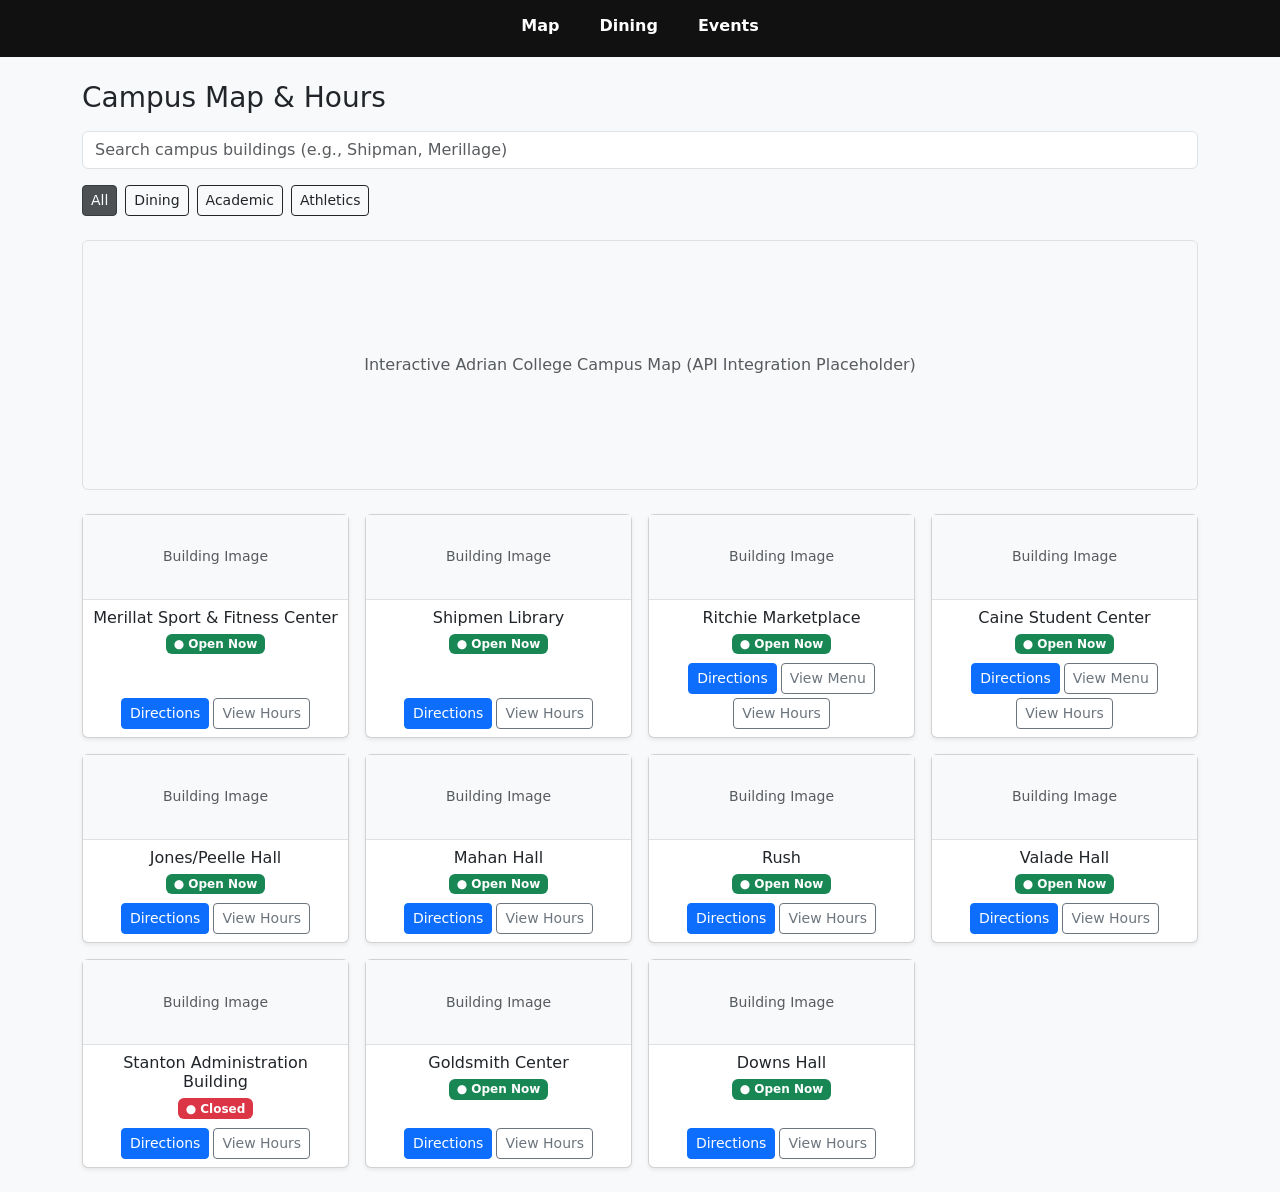
<file: index.html>
<!DOCTYPE html>
<html lang="en">
<head>
    <meta charset="UTF-8">
    <meta name="viewport" content="width=device-width, initial-scale=1.0">
    <title>CampusLife Super App</title>
    <link href="https://cdn.jsdelivr.net/npm/bootstrap@5.3.9/dist/css/bootstrap.min.css" rel="stylesheet" integrity="sha384-yEPZ7jP9S0QKiUQ0m3jjsO4ProIW7wvR9gXkI7JOGa2XVsw53Yke2bsdkBbjmmiX" crossorigin="anonymous">
    <!--Link to CSS folder-->
    <link rel="stylesheet" href="css/style.css">
</head>
<body>
    <!--nav to other pages-->
    <header>
        <nav class="navbar">
            <a href="index.html">Map</a>
            <a href="dining.html">Dining</a>
            <a href="events.html">Events</a>
        </nav>
    </header>

    <main>
        <div class="container my-4">
            <!--Page Title & Search Bar-->
            <section class="mb-4">
                <h1 class="h3 mb-3">Campus Map & Hours</h1>
                <input type="text" id="searchInput" class="form-control mb-3" placeholder="Search campus buildings (e.g., Shipman, Merillage)">

                <!--Category Filter Buttons-->
                <div class="d-flex gap-2 flex-wrap">
                    <button class="btn btn-dark btn-sm filter-btn active" data-filter="all">All</button>
                    <button class="btn btn-outline-dark btn-sm filter-btn" data-filter="dining">Dining</button>
                    <button class="btn btn-outline-dark btn-sm filter-btn" data-filter="academic">Academic</button>
                    <button class="btn btn-outline-dark btn-sm filter-btn" data-filter="athletics">Athletics</button>
                </div>
            </section>
            <!--Interactice Map Placeholder (Ready fror Map API)-->
            <section class="mb-4">
                <div id="map-container" class="border rounded bg-light d-flex align-items-center justify-content-center" style="height: 250px;">
                    <p class="text-muted mb-0">Interactive Adrian College Campus Map (API Integration Placeholder)</p>
                </div>
            </section>
            <!--Building Cards List-->
            <section class="row g-3">
                <!--Merillat Center Card-->
                    <!--Merillat Center Card-->
                <div class="col-sm-6 col-lg-3 campus-card" data-category="athletics" data-open="8" data-close="24">
                    <div class="card h-100 shadow-sm text-center">
                        <div class="bg-light border-bottom d-flex align-items-center justify-content-center text-muted small" style="height: 85px;">
                            Building Image
                        </div>
                        <div class="card-body p-2 d-flex flex-column justify-content-between">
                            <div>
                                <h2 class="h6 card-title mb-1">Merillat Sport & Fitness Center</h2>
                                <div class="mb-2">
                                    <span class="badge status-badge text-nowrap">Checking...</span>
                                </div>
                            </div>
                            <div>
                                <div class="d-flex justify-content-center flex-wrap gap-1">
                                    <button class="btn btn-primary btn-sm">Directions</button>
                                    <button class="btn btn-outline-secondary btn-sm hours-btn">View Hours</button>
                                </div>
                                <p class="card-text small text-muted mt-2 mb-0 hours-text" style="display: none;">
                                    <strong>Hours:</strong> Mon - Thu: 8:00 AM - Midnight (Fri until 5:00 PM)
                                </p>
                            </div>
                        </div>
                    </div>
                </div>
                <!--Shipmen Library Card-->
                <div class="col-sm-6 col-lg-3 campus-card" data-category="academic" data-open="8" data-close="24">
                    <div class="card h-100 shadow-sm text-center">
                        <div class="bg-light border-bottom d-flex align-items-center justify-content-center text-muted small" style="height: 85px;">
                            Building Image
                        </div>
                        <div class="card-body p-2 d-flex flex-column justify-content-between">
                            <div>
                                <h2 class="h6 card-title mb-1">Shipmen Library</h2>
                                <div class="mb-2">
                                    <span class="badge status-badge text-nowrap">Checking...</span>
                                </div>
                            </div>
                            <div>
                                <div class="d-flex justify-content-center flex-wrap gap-1">
                                    <button class="btn btn-primary btn-sm">Directions</button>
                                    <button class="btn btn-outline-secondary btn-sm hours-btn">View Hours</button>
                                </div>
                                <p class="card-text small text-muted mt-2 mb-0 hours-text" style="display: none;">
                                    <strong>Hours:</strong> Mon - Thu: 8:00 AM - Midnight | Fri: 8:00 AM - 5:00 PM | Sun: 12:00 PM - Midnight
                                </p>
                            </div>
                        </div>
                    </div>
                </div>
                <!--Ritchie Marketplace Card (Link to Dining Page)-->
                <div class="col-sm-6 col-lg-3 campus-card" data-category="dining" data-open="7" data-close="21">
                    <div class="card h-100 shadow-sm text-center">
                        <div class="bg-light border-bottom d-flex align-items-center justify-content-center text-muted small" style="height: 85px;">
                            Building Image
                        </div>
                        <div class="card-body p-2 d-flex flex-column justify-content-between">
                            <div>
                                <h2 class="h6 card-title mb-1">Ritchie Marketplace</h2>
                                <div class="mb-2">
                                    <span class="badge status-badge text-nowrap">Checking...</span>
                                </div>
                            </div>
                            <div>
                                <div class="d-flex justify-content-center flex-wrap gap-1">
                                    <button class="btn btn-primary btn-sm">Directions</button>
                                    <a href="dining.html" class="btn btn-outline-secondary btn-sm">View Menu</a>
                                    <button class="btn btn-outline-secondary btn-sm hours-btn">View Hours</button>
                                </div>
                                <p class="card-text small text-muted mt-2 mb-0 hours-text" style="display: none;">
                                    <strong>Hours:</strong> Mon - Fri: 7:30 AM - 7:00 PM | Sat - Sun: Brunch & Dinner Hours Active
                                </p>
                            </div>
                        </div>
                    </div>
                </div>
                <!--Caine Student Center-->
                <div class="col-sm-6 col-lg-3 campus-card" data-category="dining" data-open="7" data-close="23">
                    <div class="card h-100 shadow-sm text-center">
                        <div class="bg-light border-bottom d-flex align-items-center justify-content-center text-muted small" style="height: 85px;">
                            Building Image
                        </div>
                        <div class="card-body p-2 d-flex flex-column justify-content-between">
                            <div>
                                <h2 class="h6 card-title mb-1">Caine Student Center</h2>
                                <div class="mb-2">
                                    <span class="badge status-badge text-nowrap">Checking...</span>
                                </div>
                            </div>
                            <div>
                                <div class="d-flex justify-content-center flex-wrap gap-1">
                                    <button class="btn btn-primary btn-sm">Directions</button>
                                    <a href="dining.html" class="btn btn-outline-secondary btn-sm">View Menu</a>
                                    <button class="btn btn-outline-secondary btn-sm hours-btn">View Hours</button>
                                </div>
                                <p class="card-text small text-muted mt-2 mb-0 hours-text" style="display: none;">
                                    <strong>Hours:</strong> Mon - Fri: 11:00 AM - 11:00 PM | Paws 'N Go Market: Open 24/7
                                </p>
                            </div>
                        </div>
                    </div>
                </div>
                <!--Jones/Peelle-->
                <div class="col-sm-6 col-lg-3 campus-card" data-category="academic" data-open="7" data-close="21">
                    <div class="card h-100 shadow-sm text-center">
                        <div class="bg-light border-bottom d-flex align-items-center justify-content-center text-muted small" style="height: 85px;">
                            Building Image
                        </div>
                        <div class="card-body p-2 d-flex flex-column justify-content-between">
                            <div>
                                <h2 class="h6 card-title mb-1">Jones/Peelle Hall</h2>
                                <div class="mb-2">
                                    <span class="badge status-badge text-nowrap">Checking...</span>
                                </div>
                            </div>
                            <div>
                                <div class="d-flex justify-content-center flex-wrap gap-1">
                                    <button class="btn btn-primary btn-sm">Directions</button>
                                    <button class="btn btn-outline-secondary btn-sm hours-btn">View Hours</button>
                                </div>
                                <p class="card-text small text-muted mt-2 mb-0 hours-text" style="display: none;">
                                    <strong>Hours:</strong> Mon - Fri: 7:00 AM - 9:00 PM | Sat: 8:00 AM - 4:00 PM
                                </p>
                            </div>
                        </div>
                    </div>
                </div>
                <!--Mahan-->
                <div class="col-sm-6 col-lg-3 campus-card" data-category="academic" data-open="7" data-close="22">
                    <div class="card h-100 shadow-sm text-center">
                        <div class="bg-light border-bottom d-flex align-items-center justify-content-center text-muted small" style="height: 85px;">
                            Building Image
                        </div>
                        <div class="card-body p-2 d-flex flex-column justify-content-between">
                            <div>
                                <h2 class="h6 card-title mb-1">Mahan Hall</h2>
                                <div class="mb-2">
                                    <span class="badge status-badge text-nowrap">Checking...</span>
                                </div>
                            </div>
                            <div>
                                <div class="d-flex justify-content-center flex-wrap gap-1">
                                    <button class="btn btn-primary btn-sm">Directions</button>
                                    <button class="btn btn-outline-secondary btn-sm hours-btn">View Hours</button>
                                </div>
                                <p class="card-text small text-muted mt-2 mb-0 hours-text" style="display: none;">
                                    <strong>Hours:</strong> Mon - Fri: 7:00 AM - 10:00 PM (ID Swipe Required After 7 PM)
                                </p>
                            </div>
                        </div>
                    </div>
                </div>
                <!--Rush-->
                <div class="col-sm-6 col-lg-3 campus-card" data-category="academic" data-open="8" data-close="22">
                    <div class="card h-100 shadow-sm text-center">
                        <div class="bg-light border-bottom d-flex align-items-center justify-content-center text-muted small" style="height: 85px;">
                            Building Image
                        </div>
                        <div class="card-body p-2 d-flex flex-column justify-content-between">
                            <div>
                                <h2 class="h6 card-title mb-1">Rush</h2>
                                <div class="mb-2">
                                    <span class="badge status-badge text-nowrap">Checking...</span>
                                </div>
                            </div>
                            <div>
                                <div class="d-flex justify-content-center flex-wrap gap-1">
                                    <button class="btn btn-primary btn-sm">Directions</button>
                                    <button class="btn btn-outline-secondary btn-sm hours-btn">View Hours</button>
                                </div>
                                <p class="card-text small text-muted mt-2 mb-0 hours-text" style="display: none;">
                                    <strong>Hours:</strong> Open 24/7 for Residents (Visitor Hours: 8:00 AM - 10:00 PM)
                                </p>
                            </div>
                        </div>
                    </div>
                </div>
                <!--Valade-->
                <div class="col-sm-6 col-lg-3 campus-card" data-category="academic" data-open="7" data-close="20">
                    <div class="card h-100 shadow-sm text-center">
                        <div class="bg-light border-bottom d-flex align-items-center justify-content-center text-muted small" style="height: 85px;">
                            Building Image
                        </div>
                        <div class="card-body p-2 d-flex flex-column justify-content-between">
                            <div>
                                <h2 class="h6 card-title mb-1">Valade Hall</h2>
                                <div class="mb-2">
                                    <span class="badge status-badge text-nowrap">Checking...</span>
                                </div>
                            </div>
                            <div>
                                <div class="d-flex justify-content-center flex-wrap gap-1">
                                    <button class="btn btn-primary btn-sm">Directions</button>
                                    <button class="btn btn-outline-secondary btn-sm hours-btn">View Hours</button>
                                </div>
                                <p class="card-text small text-muted mt-2 mb-0 hours-text" style="display: none;">
                                    <strong>Hours:</strong> Mon - Fri: 7:00 AM - 8:00 PM | Sat - Sun: Closed
                                </p>
                            </div>
                        </div>
                    </div>
                </div>
                <!--Stanton Administration Building-->
                <div class="col-sm-6 col-lg-3 campus-card" data-category="academic" data-open="8" data-close="17">
                    <div class="card h-100 shadow-sm text-center">
                        <div class="bg-light border-bottom d-flex align-items-center justify-content-center text-muted small" style="height: 85px;">
                            Building Image
                        </div>
                        <div class="card-body p-2 d-flex flex-column justify-content-between">
                            <div>
                                <h2 class="h6 card-title mb-1">Stanton Administration Building</h2>
                                <div class="mb-2">
                                    <span class="badge status-badge text-nowrap">Checking...</span>
                                </div>
                            </div>
                            <div>
                                <div class="d-flex justify-content-center flex-wrap gap-1">
                                    <button class="btn btn-primary btn-sm">Directions</button>
                                    <button class="btn btn-outline-secondary btn-sm hours-btn">View Hours</button>
                                </div>
                                <p class="card-text small text-muted mt-2 mb-0 hours-text" style="display: none;">
                                    <strong>Hours:</strong> Mon - Fri: 8:00 AM - 5:00 PM | Sat - Sun: Closed
                                </p>
                            </div>
                        </div>
                    </div>
                </div>
                <!--Goldsmith Center-->
                <div class="col-sm-6 col-lg-3 campus-card" data-category="academic" data-open="7" data-close="22">
                    <div class="card h-100 shadow-sm text-center">
                        <div class="bg-light border-bottom d-flex align-items-center justify-content-center text-muted small" style="height: 85px;">
                            Building Image
                        </div>
                        <div class="card-body p-2 d-flex flex-column justify-content-between">
                            <div>
                                <h2 class="h6 card-title mb-1">Goldsmith Center</h2>
                                <div class="mb-2">
                                    <span class="badge status-badge text-nowrap">Checking...</span>
                                </div>
                            </div>
                            <div>
                                <div class="d-flex justify-content-center flex-wrap gap-1">
                                    <button class="btn btn-primary btn-sm">Directions</button>
                                    <button class="btn btn-outline-secondary btn-sm hours-btn">View Hours</button>
                                </div>
                                <p class="card-text small text-muted mt-2 mb-0 hours-text" style="display: none;">
                                    <strong>Hours:</strong> Mon - Sat: 7:00 AM - 10:00 PM | Sun: 12:00 PM - 10:00 PM
                                </p>
                            </div>
                        </div>
                    </div>
                </div>
                <!--Downs Hall-->
                <div class="col-sm-6 col-lg-3 campus-card" data-category="academic" data-open="8" data-close="22">
                    <div class="card h-100 shadow-sm text-center">
                        <div class="bg-light border-bottom d-flex align-items-center justify-content-center text-muted small" style="height: 85px;">
                            Building Image
                        </div>
                        <div class="card-body p-2 d-flex flex-column justify-content-between">
                            <div>
                                <h2 class="h6 card-title mb-1">Downs Hall</h2>
                                <div class="mb-2">
                                    <span class="badge status-badge text-nowrap">Checking...</span>
                                </div>
                            </div>
                            <div>
                                <div class="d-flex justify-content-center flex-wrap gap-1">
                                    <button class="btn btn-primary btn-sm">Directions</button>
                                    <button class="btn btn-outline-secondary btn-sm hours-btn">View Hours</button>
                                </div>
                                <p class="card-text small text-muted mt-2 mb-0 hours-text" style="display: none;">
                                    <strong>Hours:</strong> Mon - Fri: 8:00 AM - 10:00 PM
                                </p>
                            </div>
                        </div>
                    </div>
                </div>
            </section>
        </div>
    </main>

    <script src="https://cdn.jsdelivr.net/npm/bootstrap@5.3.9/dist/js/bootstrap.bundle.min.js" integrity="sha384-WyOxWvTyr1QaMPfiPJSv76iReVthorl5uWlFtZPyK0IEB0hGzo9y5Bp9mYanr8Bu" crossorigin="anonymous"></script>
    <!-- Link to JS folder-->
     <script src="js/script.js"></script>
</body>
</html>
</file>
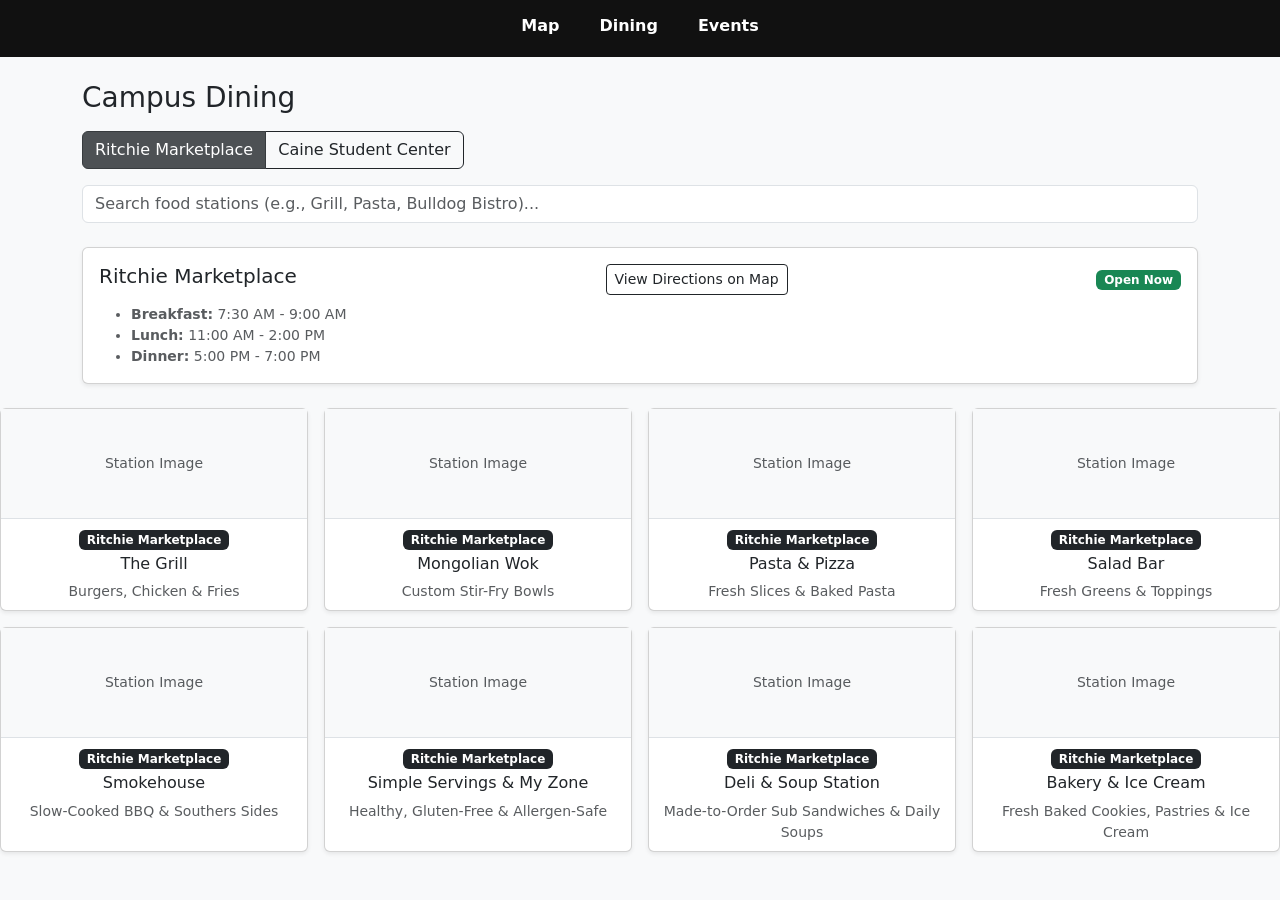
<file: dining.html>
<!DOCTYPE html>
<html lang="en">
<head>
    <meta charset="UTF-8">
    <meta name="viewport" content="width=device-width, initial-scale=1.0">
    <title>Events</title>
    <link href="https://cdn.jsdelivr.net/npm/bootstrap@5.3.9/dist/css/bootstrap.min.css" rel="stylesheet" integrity="sha384-yEPZ7jP9S0QKiUQ0m3jjsO4ProIW7wvR9gXkI7JOGa2XVsw53Yke2bsdkBbjmmiX" crossorigin="anonymous">
    <!--Link to CSS folder-->
    <link rel="stylesheet" href="css/style.css">
</head>
<body>
    <!--nav to other pages-->
    <header>
        <nav class="navbar">
            <a href="index.html">Map</a>
            <a href="dining.html">Dining</a>
            <a href="events.html">Events</a>
        </nav>
    </header>

    <main>
        <div class="container my-4">
            <!--Page Title & Dining Hall Toggle Buttons-->
            <section class="mb-4">
                <h1 class="h3 mb-3">Campus Dining</h1>
                <div class="btn-group mb-3" role="group" aria-label="Dining Hall Switcher">
                    <button type="button" class="btn btn-dark active" id="ritchieBtn">Ritchie Marketplace</button>
                    <button type="button" class="btn btn-outline-dark" id="caineBtn">Caine Student Center</button>
                </div>
                <!--Search Stations / Food-->
                <input type="text" id="searchInput" class="form-control" placeholder="Search food stations (e.g., Grill, Pasta, Bulldog Bistro)...">
            </section>
            <!--Hours of Operation Card-->
            <section class="mb-4">
                <div class="card shadow-sm">
                    <div class="card-body">
                        <div class="d-flex justify-content-between align-items-center mb-2">
                        <h2 class="h5 card-title">Ritchie Marketplace</h2>
                            <a href="index.html" class="btn btn-outline-dark btn-sm" id="diningDirectionsBtn">View Directions on Map</a>
                                <span class="badge bg-success">Open Now</span>
                            </div>
                            <ul class="list-unstyle mb-0 small text-muted" id="diningHours">
                                <li><strong>Breakfast:</strong> 7:30 AM - 9:00 AM</li>
                                <li><strong>Lunch:</strong> 11:00 AM - 2:00 PM</li>
                                <li><strong>Dinner:</strong> 5:00 PM - 7:00 PM</li>
                            </ul>  
                        </div>
                    </div>
                </div>
            </section>
            <!--Food Stations Grid-->
            <section class="row g-3">
                <!--Station 1: The Grill-->
                <div class="col-6 col-md-3 campus-card">
                    <div class="card h-100 shadow-sm text-center">
                        <div class="bg-light border-bottom d-flex align-items-center justify-content-center" style="height: 110px;">
                            <span class="text-muted small">Station Image</span>
                        </div>
                        <div class="card-body p-2">
                            <span class="badge bg-dark mb-1">Ritchie Marketplace</span>
                            <h3 class="h6 card-title md-1">The Grill</h3>
                            <p class="card-text text-muted small">Burgers, Chicken & Fries</p>
                        </div>
                    </div>
                </div>
                <!--Station 2: Mongolian Wok-->
                <div class="col-6 col-md-3 campus-card">
                    <div class="card h-100 shadow-sm text-center">
                        <div class="bg-light border-bottom d-flex align-items-center justify-content-center" style="height: 110px;">
                            <dpsn class="text-muted small">Station Image</dpsn>
                        </div>
                        <div class="card-body p-2">
                            <span class="badge bg-dark mb-1">Ritchie Marketplace</span>
                            <h3 class="h6 card-title md-1">Mongolian Wok</h3>
                            <p class="card-text text-muted small">Custom Stir-Fry Bowls</p>
                        </div>
                    </div>
                </div>
                <!--Station 3: Pasta & Pizza-->
                <div class="col-6 col-md-3 campus-card">
                    <div class="card h-100 shadow-sm text-center">
                        <div class="bg-light border-bottom d-flex align-items-center justify-content-center" style="height: 110px;">
                            <dpsn class="text-muted small">Station Image</dpsn>
                        </div>
                        <div class="card-body p-2">
                            <span class="badge bg-dark mb-1">Ritchie Marketplace</span>
                            <h3 class="h6 card-title md-1">Pasta & Pizza</h3>
                            <p class="card-text text-muted small">Fresh Slices & Baked Pasta</p>
                        </div>
                    </div>
                </div>
                <!--Station 4: Salad Bar-->
                <div class="col-6 col-md-3 campus-card">
                    <div class="card h-100 shadow-sm text-center">
                        <div class="bg-light border-bottom d-flex align-items-center justify-content-center" style="height: 110px;">
                            <dpsn class="text-muted small">Station Image</dpsn>
                        </div>
                        <div class="card-body p-2">
                            <span class="badge bg-dark mb-1">Ritchie Marketplace</span>
                            <h3 class="h6 card-title md-1">Salad Bar</h3>
                            <p class="card-text text-muted small">Fresh Greens & Toppings</p>
                        </div>
                    </div>
                </div>
                <!--Station 5: Smokehouse (BBQ)-->
                <div class="col-6 col-md-3 campus-card">
                    <div class="card h-100 shadow-sm text-center">
                        <div class="bg-light border-bottom d-flex align-items-center justify-content-center" style="height: 110px;">
                            <dpsn class="text-muted small">Station Image</dpsn>
                        </div>
                        <div class="card-body p-2">
                            <span class="badge bg-dark mb-1">Ritchie Marketplace</span>
                            <h3 class="h6 card-title md-1">Smokehouse</h3>
                            <p class="card-text text-muted small">Slow-Cooked BBQ & Southers Sides</p>
                        </div>
                    </div>
                </div>
                <!--Station 6: Simple Servings / My Zone (Healthy & Allergen-Freindly)-->
                <div class="col-6 col-md-3 campus-card">
                    <div class="card h-100 shadow-sm text-center">
                        <div class="bg-light border-bottom d-flex align-items-center justify-content-center" style="height: 110px;">
                            <dpsn class="text-muted small">Station Image</dpsn>
                        </div>
                        <div class="card-body p-2">
                            <span class="badge bg-dark mb-1">Ritchie Marketplace</span>
                            <h3 class="h6 card-title md-1">Simple Servings & My Zone</h3>
                            <p class="card-text text-muted small">Healthy, Gluten-Free & Allergen-Safe</p>
                        </div>
                    </div>
                </div>
                <!--Station 7: Deli & Soup Bar-->
                <div class="col-6 col-md-3 campus-card">
                    <div class="card h-100 shadow-sm text-center">
                        <div class="bg-light border-bottom d-flex align-items-center justify-content-center" style="height: 110px;">
                            <dpsn class="text-muted small">Station Image</dpsn>
                        </div>
                        <div class="card-body p-2">
                            <span class="badge bg-dark mb-1">Ritchie Marketplace</span>
                            <h3 class="h6 card-title md-1">Deli & Soup Station</h3>
                            <p class="card-text text-muted small">Made-to-Order Sub Sandwiches & Daily Soups</p>
                        </div>
                    </div>
                </div>
                <!--Station 8: Dessert & Ice Cream-->
                <div class="col-6 col-md-3 campus-card">
                    <div class="card h-100 shadow-sm text-center">
                        <div class="bg-light border-bottom d-flex align-items-center justify-content-center" style="height: 110px;">
                            <dpsn class="text-muted small">Station Image</dpsn>
                        </div>
                        <div class="card-body p-2">
                            <span class="badge bg-dark mb-1">Ritchie Marketplace</span>
                            <h3 class="h6 card-title md-1">Bakery & Ice Cream</h3>
                            <p class="card-text text-muted small">Fresh Baked Cookies, Pastries & Ice Cream</p>
                        </div>
                    </div>
                </div>
                <!--Caine Station 1: Bulldog Bistro-->
                <div class="col-6 col-md-3 campus-card" data-hall="caine" style="display: none;">
                    <div class="card h-100 shadow-sm text-center">
                        <div class="bg-light border-bottom d-flex align-items-center justify-content-center" style="height: 110px;">
                            <span class="text-muted small">Station Image</span>
                        </div>
                        <div class="card-body p-2">
                            <span class="badge bg-warning text-dark mb-1">Caine Student Center</span>
                            <h3 class="h6 card-title mb-1">Bulldog Bistro</h3>
                            <p class="card-text text-muted small">Burgers, Tenders, Wraps & Late Night Grill</p>
                            </div>
                        </div>
                    </div>
                <!-- Caine Station 2: Beanz Coffee -->
                <div class="col-6 col-md-3 campus-card" data-hall="caine" style="display: none;">
                    <div class="card h-100 shadow-sm text-center">
                        <div class="bg-light border-bottom d-flex align-items-center justify-content-center" style="height: 110px;">
                        <span class="text-muted small">Station Image</span>
                        </div>
                        <div class="card-body p-2">
                            <span class="badge bg-warning text-dark mb-1">Caine Student Center</span>
                            <h3 class="h6 card-title mb-1">Beanz Coffee & Wi-Fi Cafe</h3>
                            <p class="card-text text-muted small">Espresso, Iced Lattes, Smoothies & Muffins</p>
                        </div>
                    </div>
                </div>
                <!-- Caine Station 3: Paws 'N Go Market -->
                <div class="col-6 col-md-3 campus-card" data-hall="caine" style="display: none;">
                    <div class="card h-100 shadow-sm text-center">
                        <div class="bg-light border-bottom d-flex align-items-center justify-content-center" style="height: 110px;">
                        <span class="text-muted small">Station Image</span>
                        </div>
                        <div class="card-body p-2">
                            <span class="badge bg-warning text-dark mb-1">Caine Student Center</span>
                            <h3 class="h6 card-title mb-1">Paws 'N Go Market</h3>
                            <p class="card-text text-muted small">24/7 Grab-and-Go Snacks, Drinks & Essentials</p>
                        </div>
                    </div>
                </div>
                <!-- Caine Station 4: Sub & Salad / Pizza -->
                <div class="col-6 col-md-3 campus-card" data-hall="caine" style="display: none;">
                    <div class="card h-100 shadow-sm text-center">
                        <div class="bg-light border-bottom d-flex align-items-center justify-content-center" style="height: 110px;">
                        <span class="text-muted small">Station Image</span>
                        </div>
                        <div class="card-body p-2">
                            <span class="badge bg-warning text-dark mb-1">Caine Student Center</span>
                            <h3 class="h6 card-title mb-1">Caine Express</h3>
                            <p class="card-text text-muted small">Personal Pizzas, Quesadillas & Fresh Salads</p>
                        </div>
                    </div>
                </div>
            </section>
        </div>
    </main>

    <script src="https://cdn.jsdelivr.net/npm/bootstrap@5.3.9/dist/js/bootstrap.bundle.min.js" integrity="sha384-WyOxWvTyr1QaMPfiPJSv76iReVthorl5uWlFtZPyK0IEB0hGzo9y5Bp9mYanr8Bu" crossorigin="anonymous"></script>
    <!-- Link to JS folder-->
     <script src="js/script.js"></script>
</body>
</html>
</file>
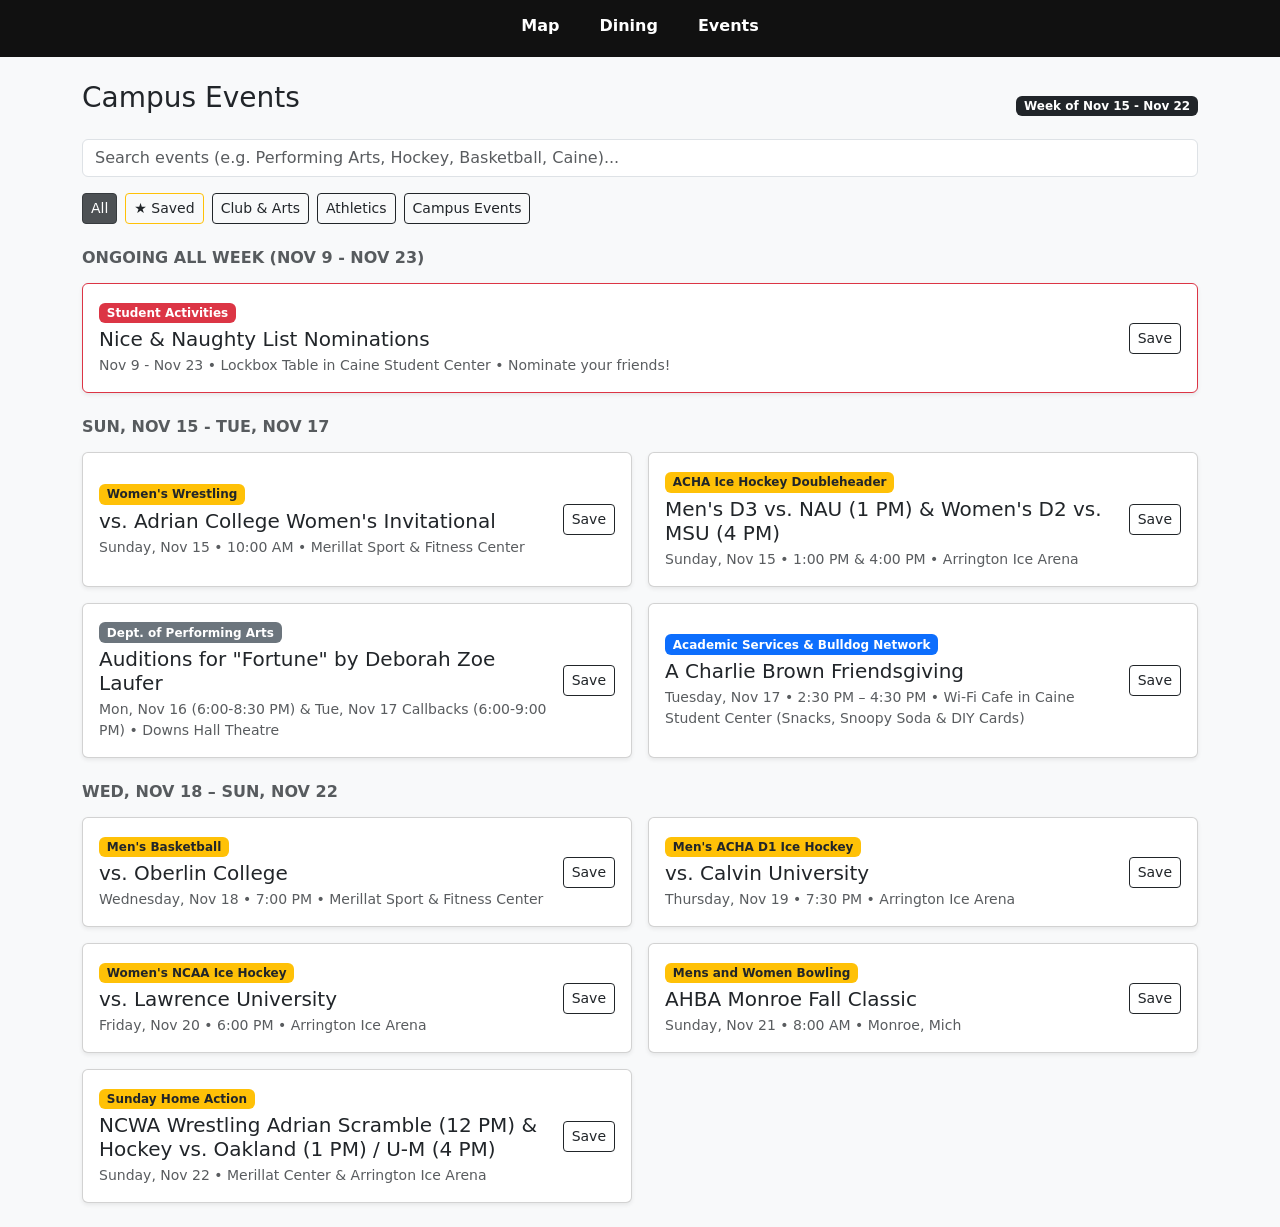
<file: events.html>
<!DOCTYPE html>
<html lang="en">
<head>
    <meta charset="UTF-8">
    <meta name="viewport" content="width=device-width, initial-scale=1.0">
    <title>CampusLife - Events</title>
    <link href="https://cdn.jsdelivr.net/npm/bootstrap@5.3.9/dist/css/bootstrap.min.css" rel="stylesheet" integrity="sha384-yEPZ7jP9S0QKiUQ0m3jjsO4ProIW7wvR9gXkI7JOGa2XVsw53Yke2bsdkBbjmmiX" crossorigin="anonymous">
    <!--Link to CSS folder-->
    <link rel="stylesheet" href="css/style.css">
</head>
<body>
    <!--nav to other pages-->
    <header>
        <nav class="navbar">
            <a href="index.html">Map</a>
            <a href="dining.html">Dining</a>
            <a href="events.html">Events</a>
        </nav>
    </header>

    <main>
       <div class="container my-4">
        <!--Page Title, Search Bar & Filter Pills-->
        <section class="mb-4">
            <div class="d-flex justify-content-between align-items-center mb-2">
                <h1 class="h3 mb-3">Campus Events</h1>
                <span class="badge bg-dark">Week of Nov 15 - Nov 22</span>
            </div>
            <input type="text" id="searchInput" class="form-control mb-3" placeholder="Search events (e.g. Performing Arts, Hockey, Basketball, Caine)...">
            <div class="d-flex gap-2 flex-wrap">
                <button class="btn btn-dark btn-sm filter-btn active" data-filter="all">All</button>
                <button class="btn btn-outline-warning text-dark btn-sm filter-btn" data-filter="saved">★ Saved</button>
                <button class="btn btn-outline-dark btn-sm filter-btn" data-filter="club">Club & Arts</button>
                <button class="btn btn-outline-dark btn-sm filter-btn" data-filter="athletic">Athletics</button>
                <button class="btn btn-outline-dark btn-sm filter-btn" data-filter="events">Campus Events</button>
            </div>
        </section>
        <!--Ongoing All-Week Event-->
        <h2 class="h6 text-uppercase text-muted fw-bold mt-4 mb-3">Ongoing All Week (Nov 9 - Nov 23)</h2>
            <section class="row g-3 mb-4">
                <div class="col-md-12 campus-card" data-category="events">
                <div class="card shadow-sm border-danger">
                    <div class="card-body d-flex justify-content-between align-items-center">
                    <div>
                        <span class="badge bg-danger mb-1">Student Activities</span>
                        <h3 class="h5 card-title mb-1">Nice & Naughty List Nominations</h3>
                        <p class="card-text text-muted small mb-0">Nov 9 - Nov 23 • Lockbox Table in Caine Student Center • Nominate your friends!</p>
                    </div>
                    <button class="btn btn-outline-dark btn-sm save-btn">Save</button>
                    </div>
                </div>
                </div>
            </section>

            <!-- Early Week: Sunday Nov 15 - Tuesday Nov 17 -->
            <h2 class="h6 text-uppercase text-muted fw-bold mt-4 mb-3">Sun, Nov 15 - Tue, Nov 17</h2>
            <section class="row g-3 mb-4">

                <!-- Sun Nov 15: Women's Wrestling -->
                <div class="col-md-6 campus-card" data-category="athletic">
                <div class="card h-100 shadow-sm">
                    <div class="card-body d-flex justify-content-between align-items-center">
                    <div>
                        <span class="badge bg-warning text-dark mb-1">Women's Wrestling</span>
                        <h3 class="h5 card-title mb-1">vs. Adrian College Women's Invitational</h3>
                        <p class="card-text text-muted small mb-0">Sunday, Nov 15 • 10:00 AM • Merillat Sport & Fitness Center</p>
                    </div>
                    <button class="btn btn-outline-dark btn-sm save-btn">Save</button>
                    </div>
                </div>
                </div>

                <!-- Sun Nov 15: Men's D3 Ice Hockey & Women's D2 Ice Hockey -->
                <div class="col-md-6 campus-card" data-category="athletic">
                <div class="card h-100 shadow-sm">
                    <div class="card-body d-flex justify-content-between align-items-center">
                    <div>
                        <span class="badge bg-warning text-dark mb-1">ACHA Ice Hockey Doubleheader</span>
                        <h3 class="h5 card-title mb-1">Men's D3 vs. NAU (1 PM) & Women's D2 vs. MSU (4 PM)</h3>
                        <p class="card-text text-muted small mb-0">Sunday, Nov 15 • 1:00 PM & 4:00 PM • Arrington Ice Arena</p>
                    </div>
                    <button class="btn btn-outline-dark btn-sm save-btn">Save</button>
                    </div>
                </div>
                </div>

                <!-- Mon Nov 16 & Tue Nov 17: Fortune Auditions -->
                <div class="col-md-6 campus-card" data-category="club">
                <div class="card h-100 shadow-sm">
                    <div class="card-body d-flex justify-content-between align-items-center">
                    <div>
                        <span class="badge bg-secondary mb-1">Dept. of Performing Arts</span>
                        <h3 class="h5 card-title mb-1">Auditions for "Fortune" by Deborah Zoe Laufer</h3>
                        <p class="card-text text-muted small mb-0">Mon, Nov 16 (6:00-8:30 PM) & Tue, Nov 17 Callbacks (6:00-9:00 PM) • Downs Hall Theatre</p>
                    </div>
                    <button class="btn btn-outline-dark btn-sm save-btn">Save</button>
                    </div>
                </div>
                </div>

                <!-- Tue Nov 17: Charlie Brown Friendsgiving -->
                <div class="col-md-6 campus-card" data-category="events">
                <div class="card h-100 shadow-sm">
                    <div class="card-body d-flex justify-content-between align-items-center">
                    <div>
                        <span class="badge bg-primary mb-1">Academic Services & Bulldog Network</span>
                        <h3 class="h5 card-title mb-1">A Charlie Brown Friendsgiving</h3>
                        <p class="card-text text-muted small mb-0">Tuesday, Nov 17 • 2:30 PM – 4:30 PM • Wi-Fi Cafe in Caine Student Center (Snacks, Snoopy Soda & DIY Cards)</p>
                    </div>
                    <button class="btn btn-outline-dark btn-sm save-btn">Save</button>
                    </div>
                </div>
                </div>

            </section>

            <!-- Mid-to-Late Week: Wednesday Nov 18 - Sunday Nov 22 -->
            <h2 class="h6 text-uppercase text-muted fw-bold mt-4 mb-3">Wed, Nov 18 – Sun, Nov 22</h2>
            <section class="row g-3">

                <!-- Wed Nov 18: Men's Basketball -->
                <div class="col-md-6 campus-card" data-category="athletic">
                <div class="card h-100 shadow-sm">
                    <div class="card-body d-flex justify-content-between align-items-center">
                    <div>
                        <span class="badge bg-warning text-dark mb-1">Men's Basketball</span>
                        <h3 class="h5 card-title mb-1">vs. Oberlin College</h3>
                        <p class="card-text text-muted small mb-0">Wednesday, Nov 18 • 7:00 PM • Merillat Sport & Fitness Center</p>
                    </div>
                    <button class="btn btn-outline-dark btn-sm save-btn">Save</button>
                    </div>
                </div>
                </div>

                <!-- Thu Nov 19: Men's D1 Hockey -->
                <div class="col-md-6 campus-card" data-category="athletic">
                <div class="card h-100 shadow-sm">
                    <div class="card-body d-flex justify-content-between align-items-center">
                    <div>
                        <span class="badge bg-warning text-dark mb-1">Men's ACHA D1 Ice Hockey</span>
                        <h3 class="h5 card-title mb-1">vs. Calvin University</h3>
                        <p class="card-text text-muted small mb-0">Thursday, Nov 19 • 7:30 PM • Arrington Ice Arena</p>
                    </div>
                    <button class="btn btn-outline-dark btn-sm save-btn">Save</button>
                    </div>
                </div>
                </div>

                <!-- Fri Nov 20: Women's NCAA Hockey -->
                <div class="col-md-6 campus-card" data-category="athletic">
                <div class="card h-100 shadow-sm">
                    <div class="card-body d-flex justify-content-between align-items-center">
                    <div>
                        <span class="badge bg-warning text-dark mb-1">Women's NCAA Ice Hockey</span>
                        <h3 class="h5 card-title mb-1">vs. Lawrence University</h3>
                        <p class="card-text text-muted small mb-0">Friday, Nov 20 • 6:00 PM • Arrington Ice Arena</p>
                    </div>
                    <button class="btn btn-outline-dark btn-sm save-btn">Save</button>
                    </div>
                </div>
                </div>

                <!--Sun Nov 21: Men and Women Bowling-->
                <div class="col-md-6 campus-card" data-category="athletic">
                <div class="card h-100 shadow-sm">
                    <div class="card-body d-flex justify-content-between align-items-center">
                    <div>
                        <span class="badge bg-warning text-dark mb-1">Mens and Women Bowling</span>
                        <h3 class="h5 card-title mb-1">AHBA Monroe Fall Classic</h3>
                        <p class="card-text text-muted small mb-0">Sunday, Nov 21 • 8:00 AM • Monroe, Mich</p>
                    </div>
                    <button class="btn btn-outline-dark btn-sm save-btn">Save</button>
                    </div>
                </div>
                </div>

                <!-- Sun Nov 22: Wrestling & Hockey -->
                <div class="col-md-6 campus-card" data-category="athletic">
                <div class="card h-100 shadow-sm">
                    <div class="card-body d-flex justify-content-between align-items-center">
                    <div>
                        <span class="badge bg-warning text-dark mb-1">Sunday Home Action</span>
                        <h3 class="h5 card-title mb-1">NCWA Wrestling Adrian Scramble (12 PM) & Hockey vs. Oakland (1 PM) / U-M (4 PM)</h3>
                        <p class="card-text text-muted small mb-0">Sunday, Nov 22 • Merillat Center & Arrington Ice Arena</p>
                    </div>
                    <button class="btn btn-outline-dark btn-sm save-btn">Save</button>
                    </div>
                </div>
                </div>

            </section>
        </div>
    </main>

    <script src="https://cdn.jsdelivr.net/npm/bootstrap@5.3.9/dist/js/bootstrap.bundle.min.js" integrity="sha384-WyOxWvTyr1QaMPfiPJSv76iReVthorl5uWlFtZPyK0IEB0hGzo9y5Bp9mYanr8Bu" crossorigin="anonymous"></script>
    <!-- Link to JS folder-->
     <script src="js/script.js"></script>
</body>
</html>
</file>
<file: css/style.css>
/* Global body styling */
body {
  background-color: #f8f9fa;
  font-family: system-ui, -apple-system, sans-serif;
}

/* Adrian College black & gold navigation bar */
.navbar {
  background-color: #111111;
  padding: 0.85rem 1.5rem;
  display: flex;
  justify-content: center;
  gap: 2.5rem;
}

/* Nav link styling */
.navbar a {
  color: #ffffff;
  text-decoration: none;
  font-weight: 600;
  padding-bottom: 4px;
  border-bottom: 2px solid transparent;
  transition: 0.2s ease;
}

/* Gold highlight on hover */
.navbar a:hover {
  color: #ffc72c;
  border-bottom-color: #ffc72c;
}

/* Card hover lift effect */
.card {
  transition: transform 0.15s ease;
}

.card:hover {
  transform: translateY(-2px);
}
</file>
